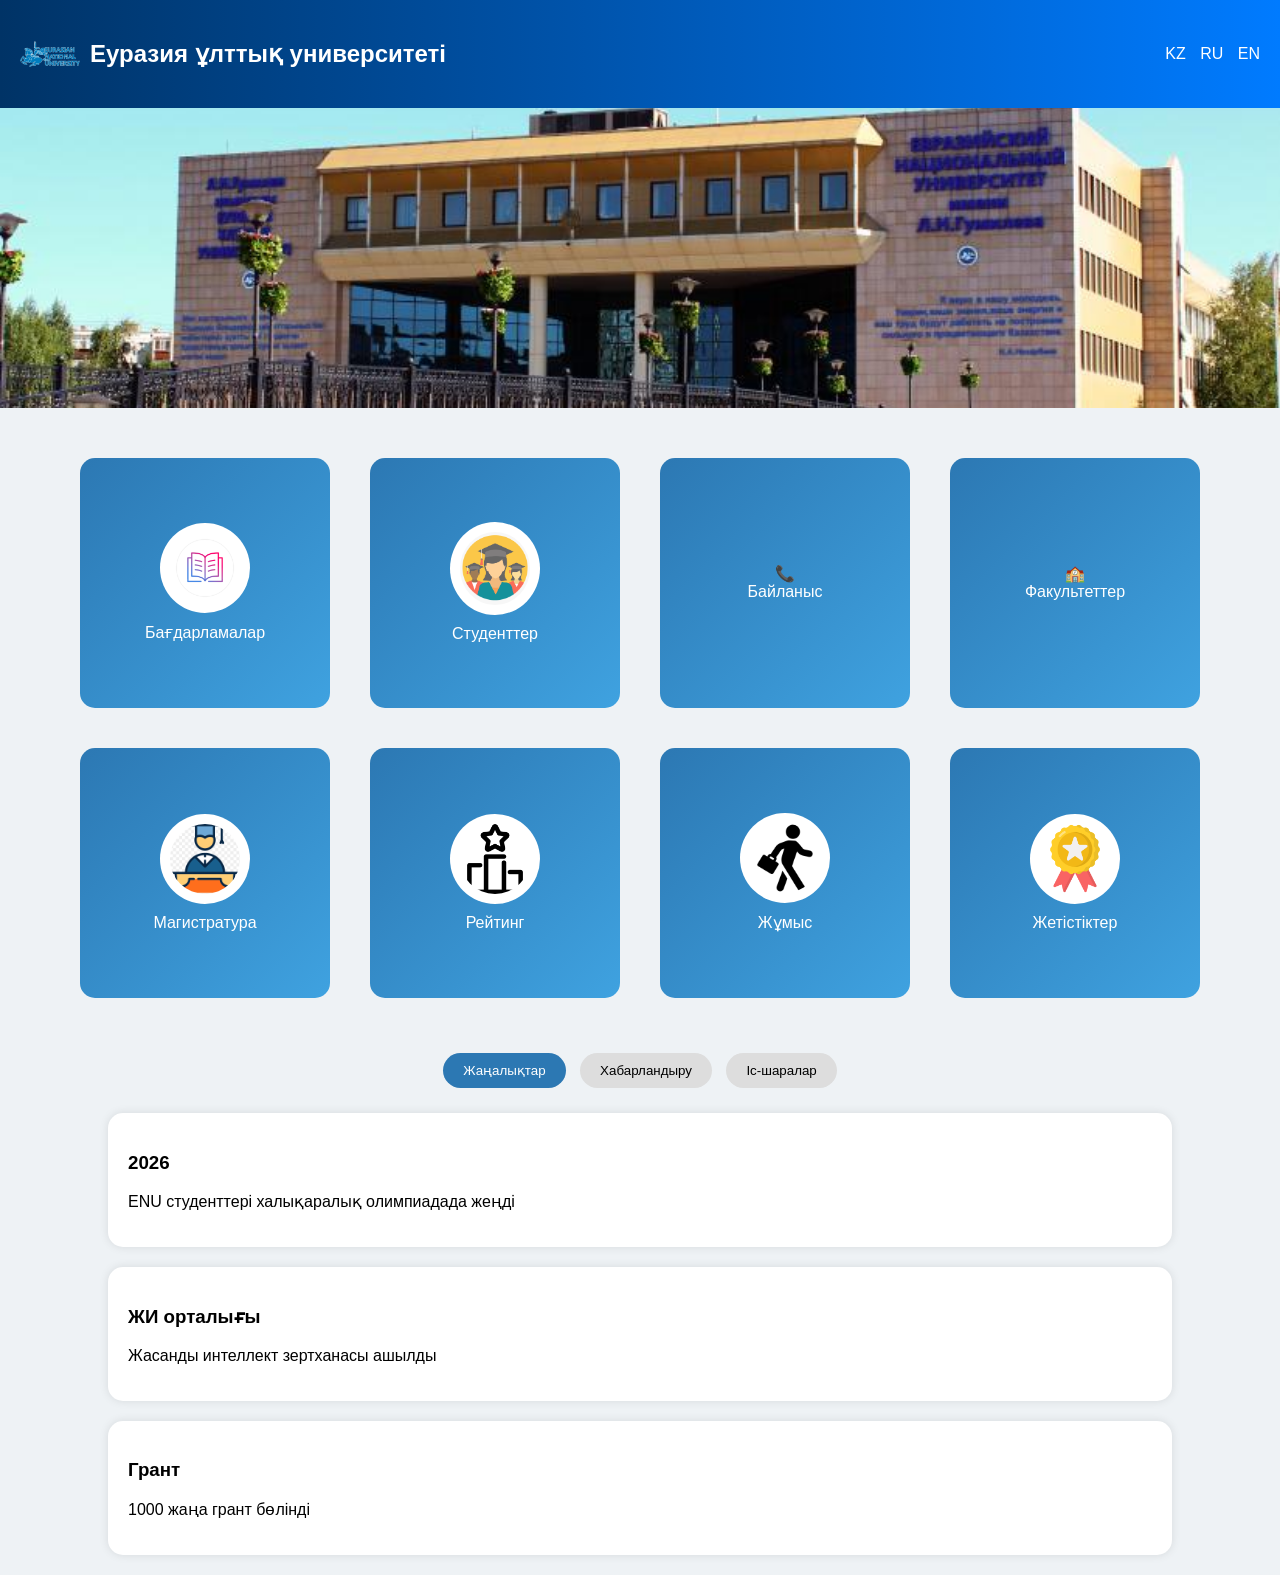
<file: index.html>
<HTML>
<HEAD>
<TITLE> ENU </TITLE>
<link rel="stylesheet" href="style.css">
</HEAD>

<BODY>

<header>
<div class="header-box">

<div class="logo-box">
<img src="logo.png">
<H2>Еуразия ұлттық университеті</H2>
</div>

<div class="lang">
<a href="#" onclick="changeLang('KZ')">KZ</a>
<a href="#" onclick="changeLang('RU')">RU</a>
<a href="#" onclick="changeLang('EN')">EN</a>
</div>

</div>
</header>

<!-- SLIDER -->
<div class="slider">
<img id="slide" src="slide1.jpg">
</div>

<!-- TILE MENU -->
<div class="grid">

<div class="tile" onclick="location.href='programs.html'">
<div><img src="book.png"><BR>Бағдарламалар</div>
</div>

<div class="tile" onclick="location.href='students.html'">
<div><img src="student.png"><BR>Студенттер</div>
</div>

<div class="tile" onclick="location.href='contact.html'">
<div>📞<BR>Байланыс</div>
</div>

<div class="tile" onclick="location.href='faculty.html'">
<div>🏫<BR>Факультеттер</div>
</div>

<div class="tile" onclick="location.href='masters.html'">
<div><img src="masters.png"><BR>Магистратура</div>
</div>

<div class="tile" onclick="location.href='rating.html'">
<div><img src="rating.png"><BR>Рейтинг</div>
</div>

<div class="tile" onclick="location.href='jobs.html'">
<div><img src="jobs.png"><BR>Жұмыс</div>
</div>

<div class="tile" onclick="location.href='achievements.html'">
<div><img src="ach.png"><BR>Жетістіктер</div>
</div>

</div>

<!-- TABS -->
<div class="tabs">
<button onclick="showTab('news')" class="active">Жаңалықтар</button>
<button onclick="showTab('ads')">Хабарландыру</button>
<button onclick="showTab('events')">Іс-шаралар</button>
</div>

<!-- NEWS -->
<div id="news">
<div class="news"><H3>2026</H3><P>ENU студенттері халықаралық олимпиадада жеңді</P></div>
<div class="news"><H3>ЖИ орталығы</H3><P>Жасанды интеллект зертханасы ашылды</P></div>
<div class="news"><H3>Грант</H3><P>1000 жаңа грант бөлінді</P></div>
</div>

<!-- ADS -->
<div id="ads" style="display:none;">
<div class="news"><H3>Стипендия</H3><P>Өтініш қабылдау басталды</P></div>
</div>

<!-- EVENTS -->
<div id="events" style="display:none;">
<div class="news"><H3>Форум</H3><P>IT форум 2026 өтеді</P></div>
</div>

<!-- JS -->
<script>

function showTab(tab){
document.getElementById('news').style.display='none';
document.getElementById('ads').style.display='none';
document.getElementById('events').style.display='none';
document.getElementById(tab).style.display='block';
}

function changeLang(lang){
alert("Сайт тілі: "+lang);
}

let images = ["slide1.jpg","slide2.jpg",];
let i = 0;

setInterval(function(){
i++;
if(i >= images.length) i = 0;
document.getElementById("slide").src = images[i];
}, 2000);

</script>

</BODY>
</HTML>
</file>
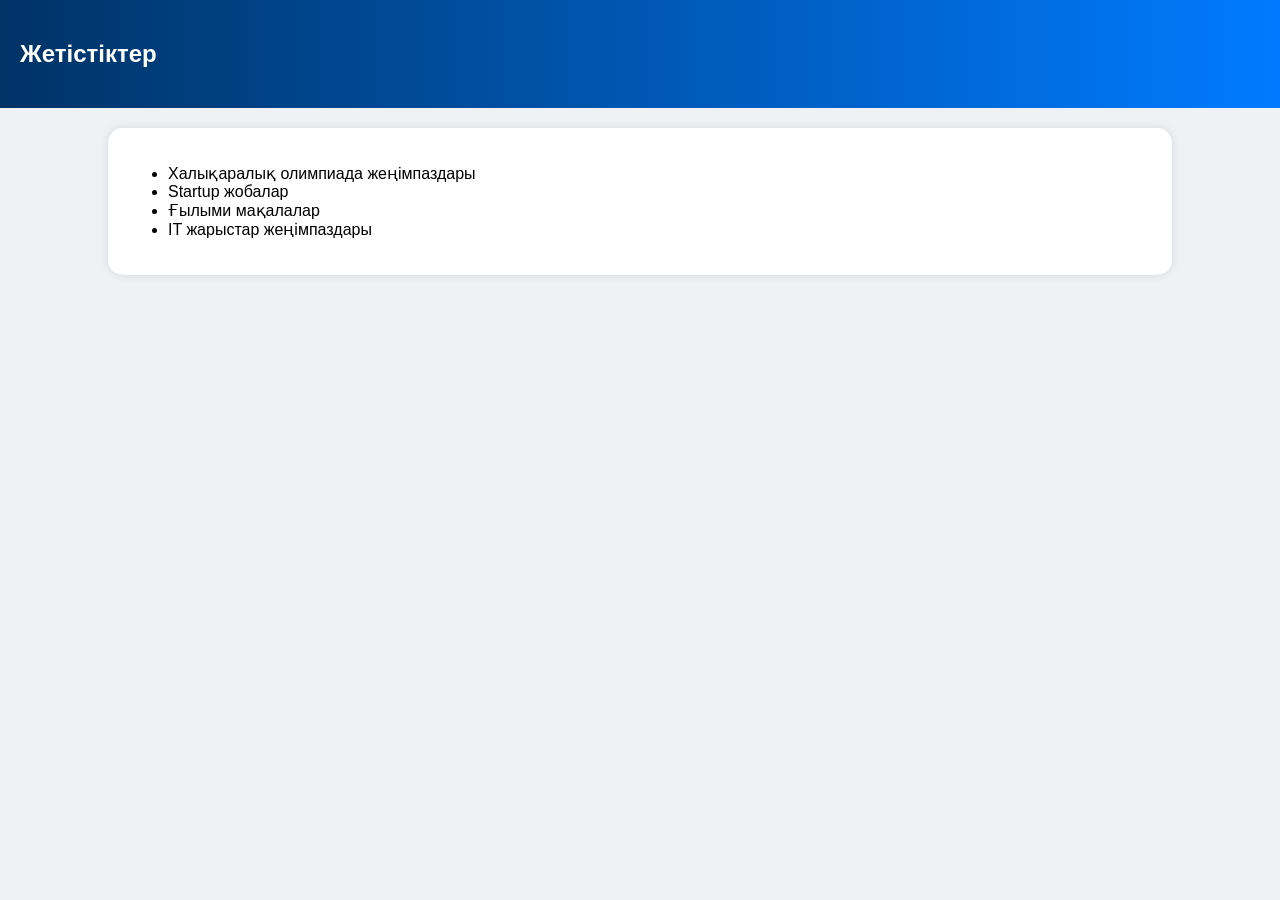
<file: achievements.html>
<HTML>
<HEAD><TITLE>Жетістіктер</TITLE><link rel="stylesheet" href="style.css"></HEAD>
<BODY>

<header><H2>Жетістіктер</H2></header>

<div class="news">
<UL>
<LI>Халықаралық олимпиада жеңімпаздары</LI>
<LI>Startup жобалар</LI>
<LI>Ғылыми мақалалар</LI>
<LI>IT жарыстар жеңімпаздары</LI>
</UL>
</div>

</BODY>
</HTML>
</file>
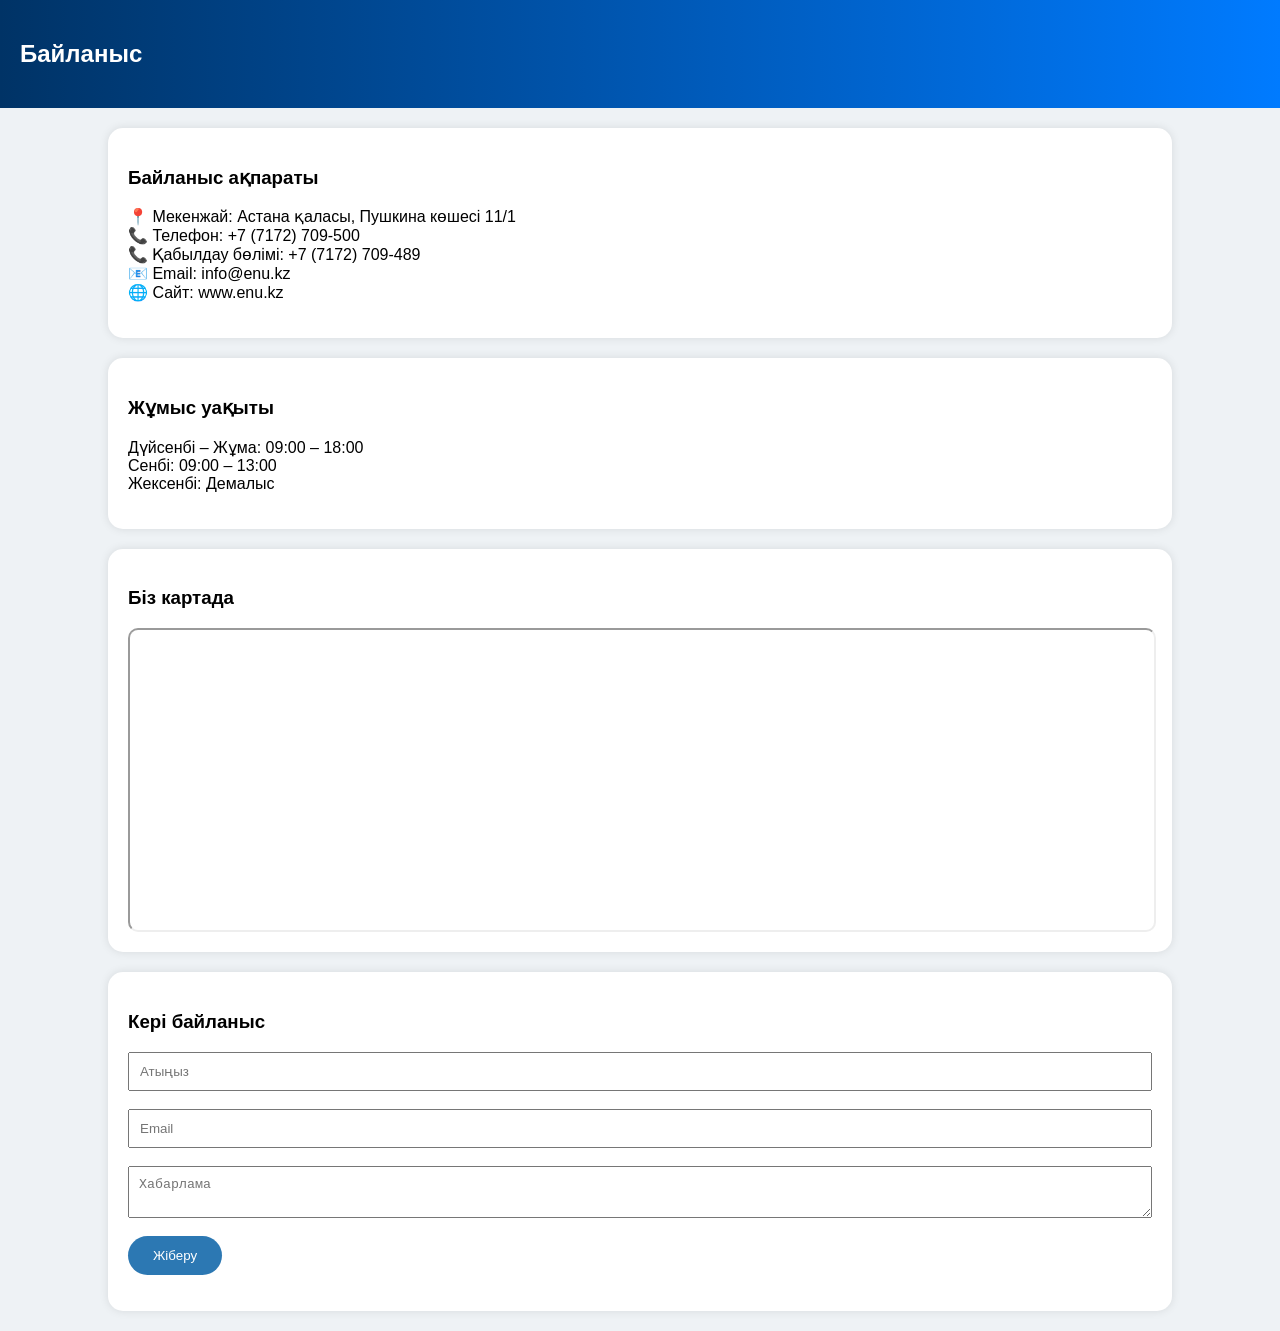
<file: contact.html>
<HTML>
<HEAD>
<TITLE> Байланыс </TITLE>
<link rel="stylesheet" href="style.css">
</HEAD>

<BODY>

<header>
<H2>Байланыс</H2>
</header>

<div class="news">

<H3>Байланыс ақпараты</H3>

<P>
📍 Мекенжай: Астана қаласы, Пушкина көшесі 11/1 <BR>
📞 Телефон: +7 (7172) 709-500 <BR>
📞 Қабылдау бөлімі: +7 (7172) 709-489 <BR>
📧 Email: info@enu.kz <BR>
🌐 Сайт: www.enu.kz
</P>

</div>

<div class="news">

<H3>Жұмыс уақыты</H3>

<P>
Дүйсенбі – Жұма: 09:00 – 18:00 <BR>
Сенбі: 09:00 – 13:00 <BR>
Жексенбі: Демалыс
</P>

</div>

<div class="news">

<H3>Біз картада</H3>

<iframe 
src="https://www.google.com/maps?q=Eurasian+National+University&output=embed"
width="100%" height="300" style="border-radius:10px;">
</iframe>

</div>

<div class="news">

<H3>Кері байланыс</H3>

<form>

<input type="text" placeholder="Атыңыз" style="width:100%; padding:10px;"><BR><BR>

<input type="email" placeholder="Email" style="width:100%; padding:10px;"><BR><BR>

<textarea placeholder="Хабарлама" style="width:100%; padding:10px;"></textarea><BR><BR>

<button class="button">Жіберу</button>

</form>

</div>

</BODY>
</HTML>
</file>
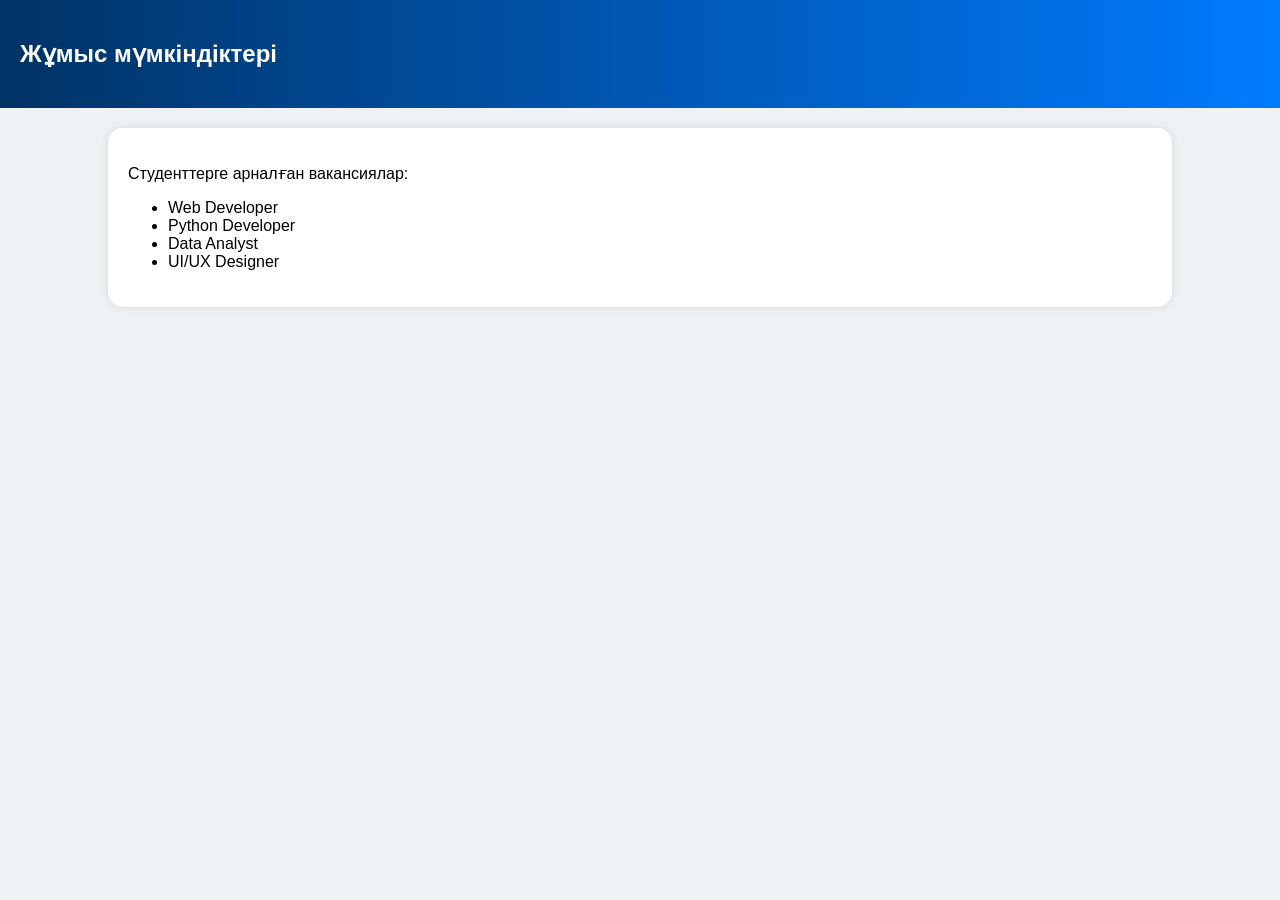
<file: jobs.html>
<HTML>
<HEAD><TITLE>Жұмыс</TITLE><link rel="stylesheet" href="style.css"></HEAD>
<BODY>

<header><H2>Жұмыс мүмкіндіктері</H2></header>

<div class="news">
<P>Студенттерге арналған вакансиялар:</P>
<UL>
<LI>Web Developer</LI>
<LI>Python Developer</LI>
<LI>Data Analyst</LI>
<LI>UI/UX Designer</LI>
</UL>
</div>

</BODY>
</HTML>
</file>
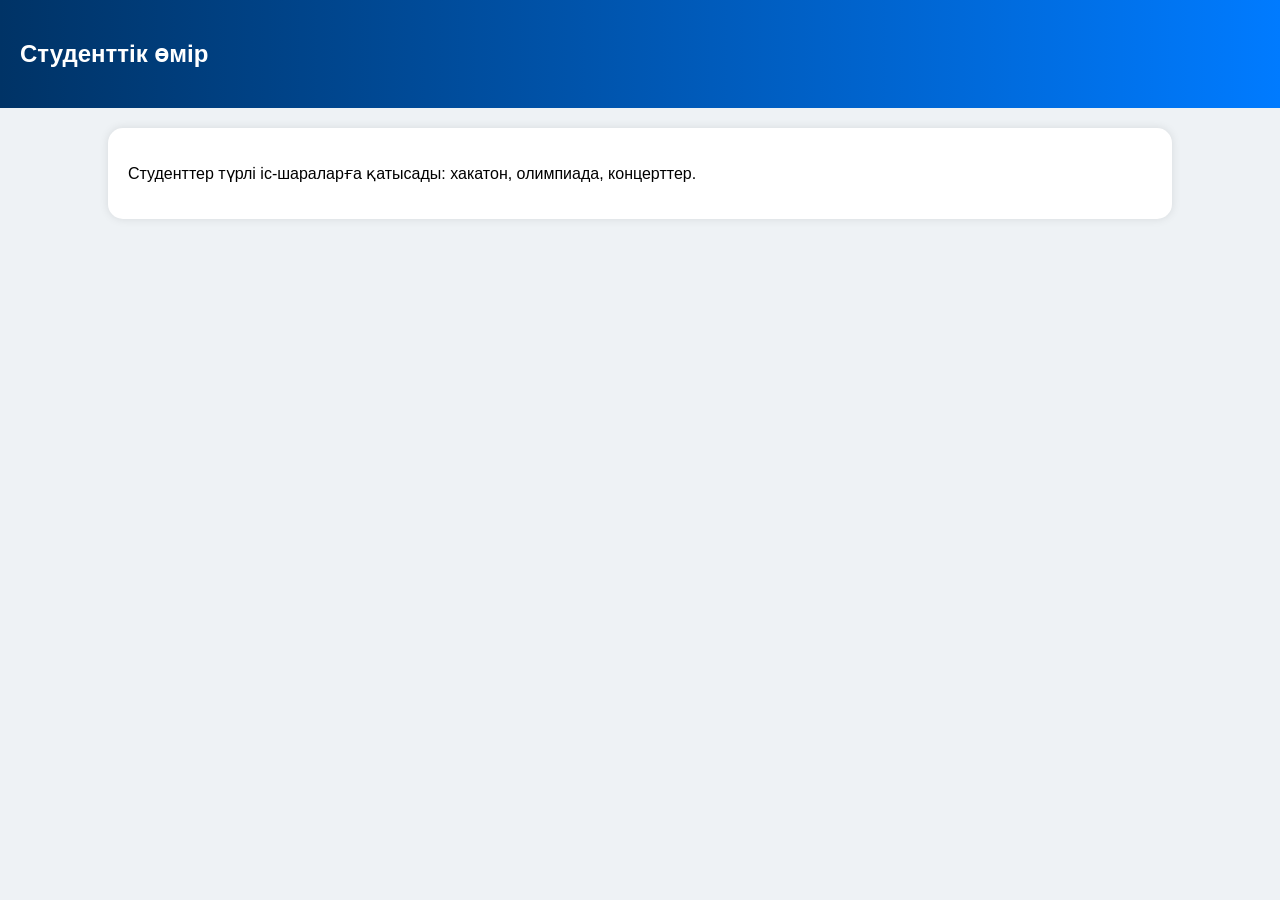
<file: life.html>
<HTML>
<HEAD>
<TITLE> Студенттік өмір </TITLE>
<link rel="stylesheet" href="style.css">
</HEAD>

<BODY>

<header>
<H2>Студенттік өмір</H2>
</header>

<div class="news">

<P>
Студенттер түрлі іс-шараларға қатысады:
хакатон, олимпиада, концерттер.
</P>

</div>

</BODY>
</HTML>
</file>
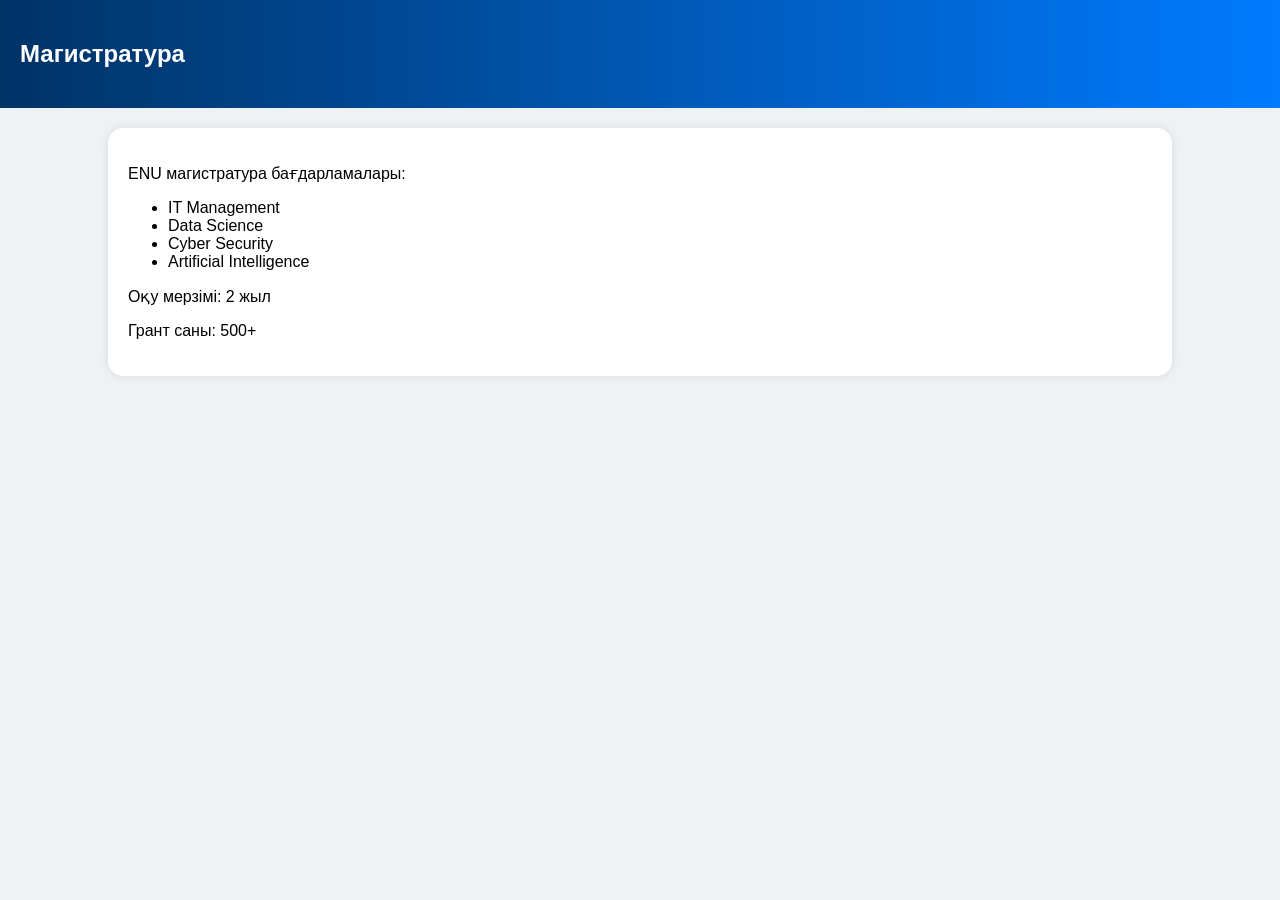
<file: masters.html>
<HTML>
<HEAD><TITLE>Магистратура</TITLE><link rel="stylesheet" href="style.css"></HEAD>
<BODY>

<header><H2>Магистратура</H2></header>

<div class="news">
<P>ENU магистратура бағдарламалары:</P>
<UL>
<LI> IT Management</LI>
<LI> Data Science</LI>
<LI> Cyber Security</LI>
<LI> Artificial Intelligence</LI>
</UL>
<P>Оқу мерзімі: 2 жыл</P>
<P>Грант саны: 500+</P>
</div>

</BODY>
</HTML>
</file>
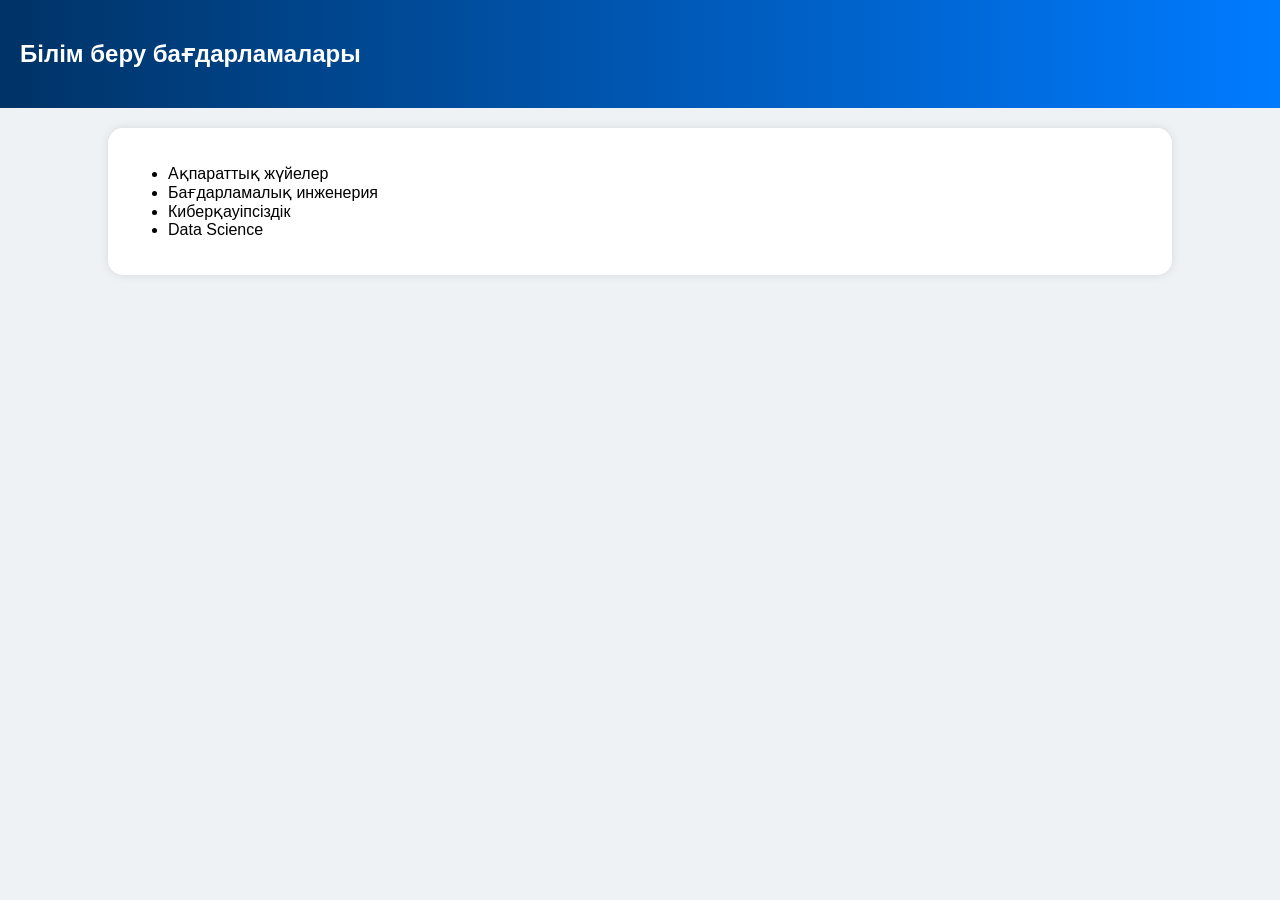
<file: programs.html>
<HTML>
<HEAD>
<TITLE> Бағдарламалар </TITLE>
<link rel="stylesheet" href="style.css">
</HEAD>

<BODY>

<header>
<H2>Білім беру бағдарламалары</H2>
</header>

<div class="news">

<UL>
<LI> Ақпараттық жүйелер </LI>
<LI> Бағдарламалық инженерия </LI>
<LI> Киберқауіпсіздік </LI>
<LI> Data Science </LI>
</UL>

</div>

</BODY>
</HTML>
</file>
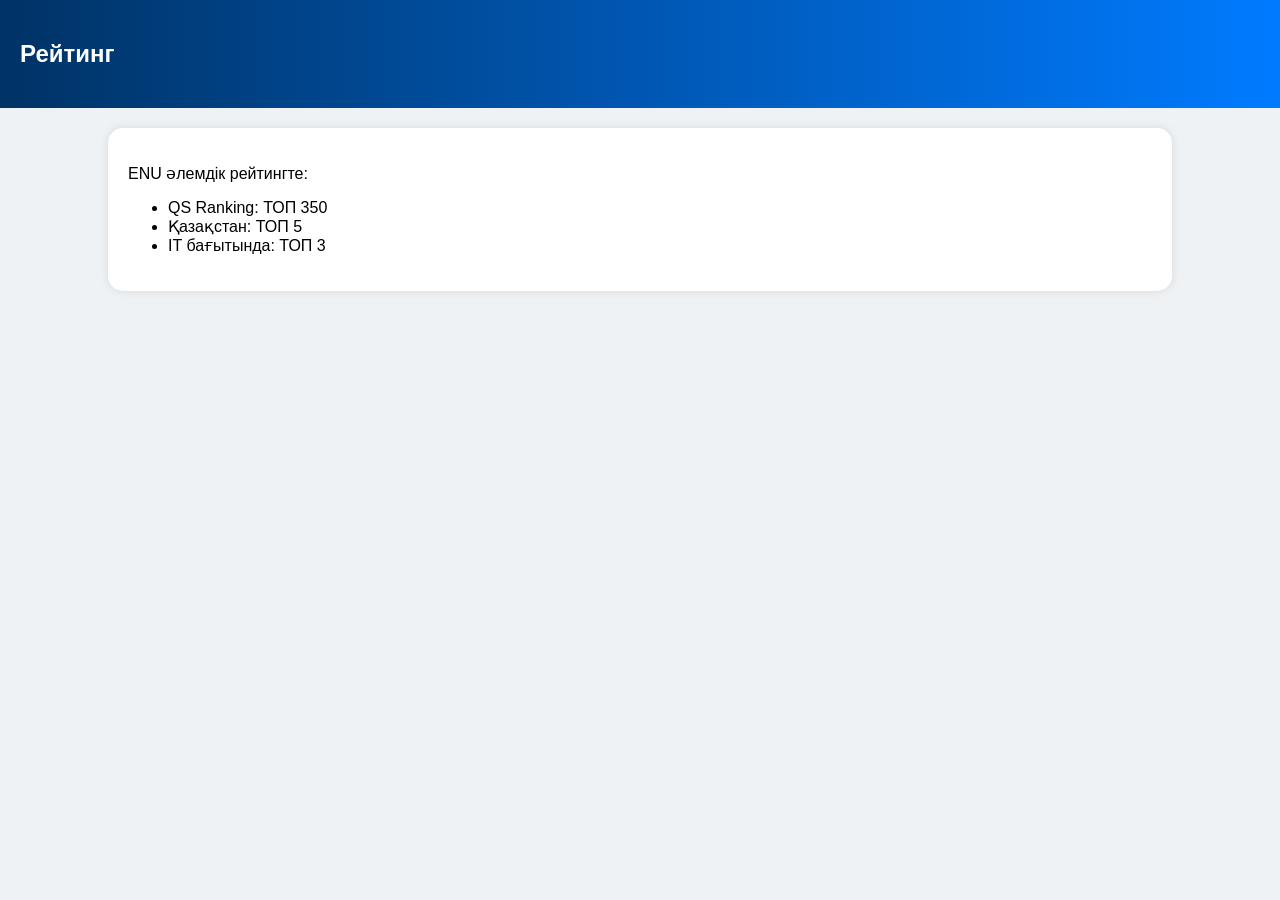
<file: rating.html>
<HTML>
<HEAD><TITLE>Рейтинг</TITLE><link rel="stylesheet" href="style.css"></HEAD>
<BODY>

<header><H2>Рейтинг</H2></header>

<div class="news">
<P>ENU әлемдік рейтингте:</P>
<UL>
<LI>QS Ranking: ТОП 350</LI>
<LI>Қазақстан: ТОП 5</LI>
<LI>IT бағытында: ТОП 3</LI>
</UL>
</div>

</BODY>
</HTML>
</file>
<file: style.css>
body {
    margin: 0;
    font-family: Arial;
    background: #eef2f5;
}

/* HEADER */
header {
    background:  linear-gradient(90deg, #003366, #007BFF);
    color: white;
    padding: 20px;
}

/* HEADER FLEX */
.header-box {
    display: flex;
    justify-content: space-between;
    align-items: center;
}

.logo-box {
    display: flex;
    align-items: center;
}

.logo-box img {
    width: 60px;
    margin-right: 10px;
}

/* LANGUAGE */
.lang a {
    color: white;
    margin-left: 10px;
    text-decoration: none;
}

/* GRID */
.grid {
    display: flex;
    justify-content: center;
    flex-wrap: wrap;
    padding: 30px;
}

/* TILE */
.tile {
    width: 250px;
    height: 250px;
    margin: 20px;
    background: linear-gradient(135deg, #2c78b3, #3fa2e0);
    border-radius: 15px;
    color: white;
    display: flex;
    justify-content: center;
    align-items: center;
    text-align: center;
    transition: 0.3s;
    cursor: pointer;
}

.tile:hover {
    transform: scale(1.1);
}

/* ICON */
.tile img {
    width: 60px;
    margin-bottom: 10px;
}

/* NEWS */
.tabs {
    text-align: center;
}

.tabs button {
    padding: 10px 20px;
    margin: 5px;
    border-radius: 20px;
    border: none;
    background: #ddd;
}

.tabs .active {
    background: #2c78b3;
    color: white;
}

.news {
    background: white;
    margin: 20px;
    padding: 15px;
    border-radius: 10px;
}.tile {
    position: relative;
    overflow: hidden;
}

.tile::after {
    content: "";
    position: absolute;
    width: 100%;
    height: 100%;
    background: rgba(255,255,255,0.1);
    top: 0;
    left: -100%;
    transition: 0.5s;
}

.tile:hover::after {
    left: 0;
}.tile img {
    width: 70px;
    background: white;
    border-radius: 50%;
    padding: 10px;
}.news {
    background: white;
    margin: 20px auto;
    padding: 20px;
    border-radius: 15px;
    width: 80%;
    box-shadow: 0 0 10px rgba(0,0,0,0.1);
}.button {
    background: #2c78b3;
    color: white;
    padding: 12px 25px;
    border: none;
    border-radius: 25px;
    cursor: pointer;
}.tile img {
    width: 70px;
    background: white;
    border-radius: 50%;
    padding: 10px;
}.slider img {
    width: 100%;
    height: 300px;
    object-fit: cover;
}
</file>
